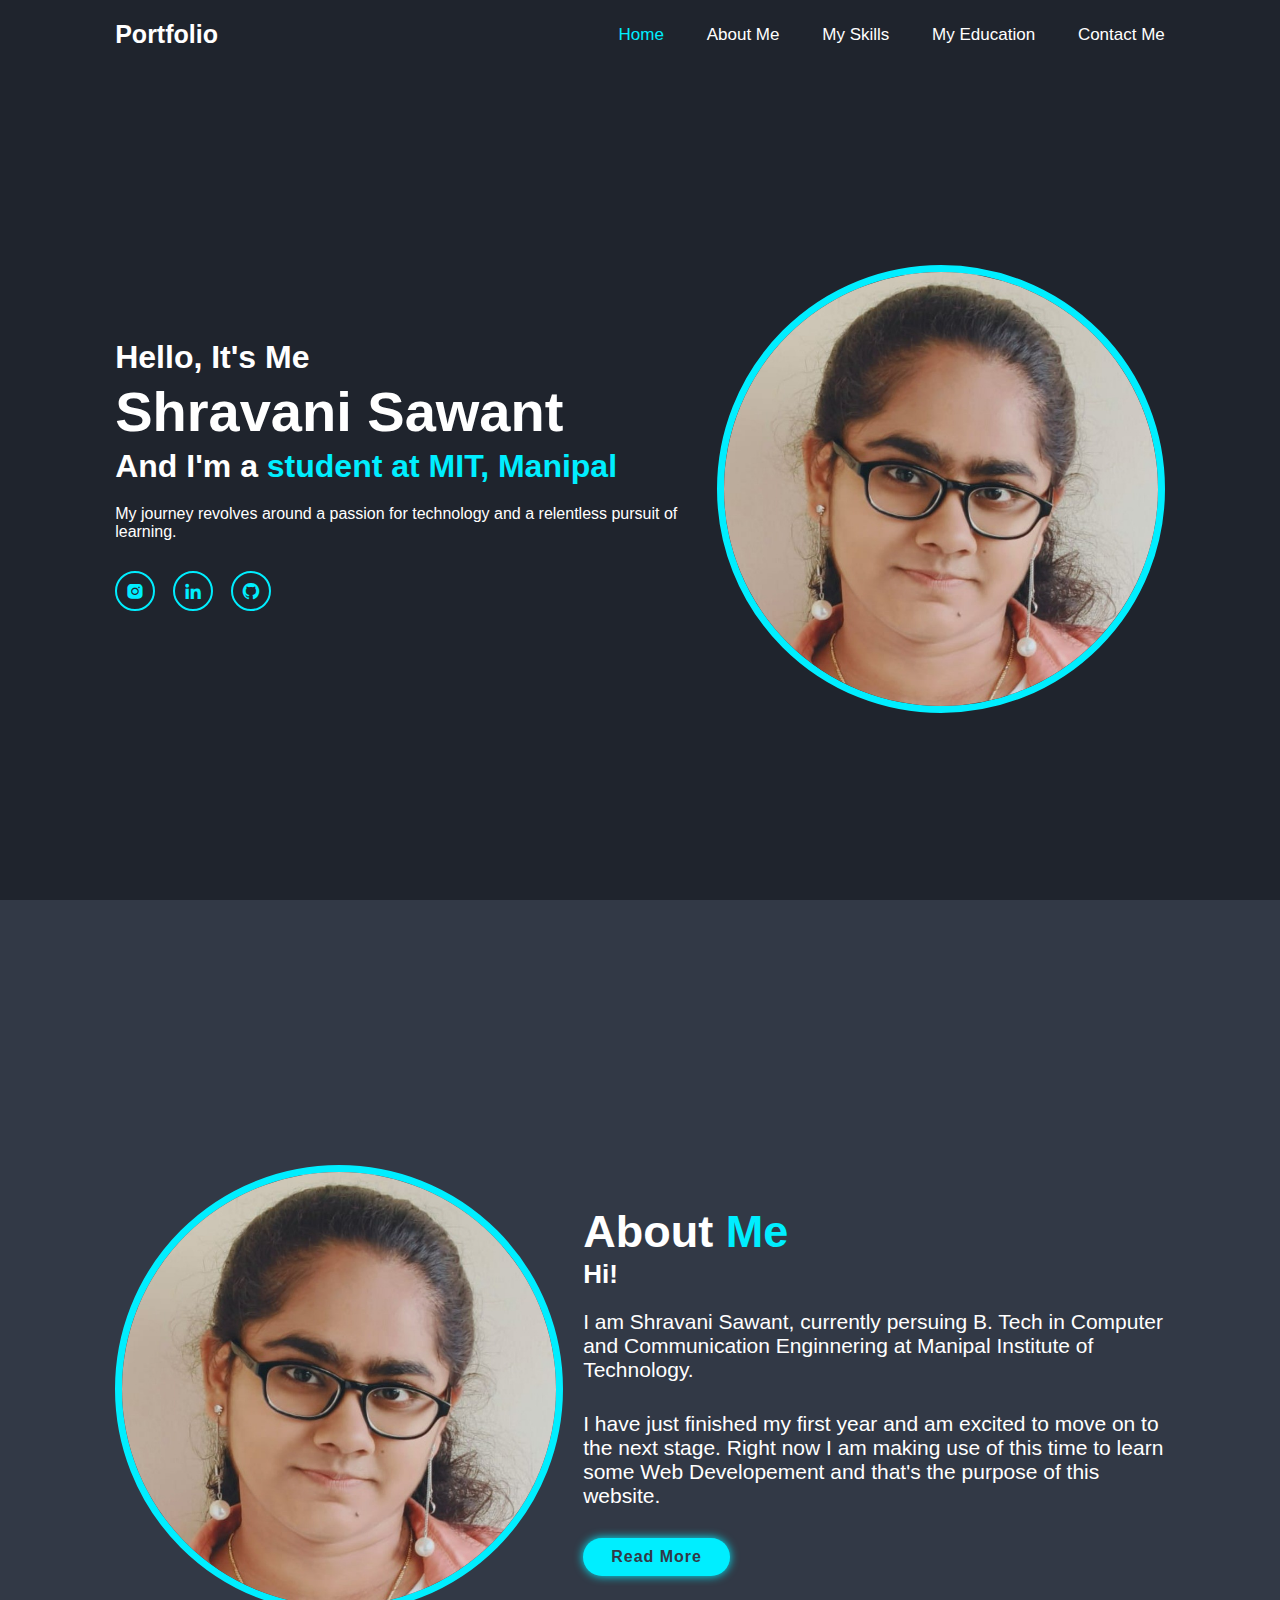
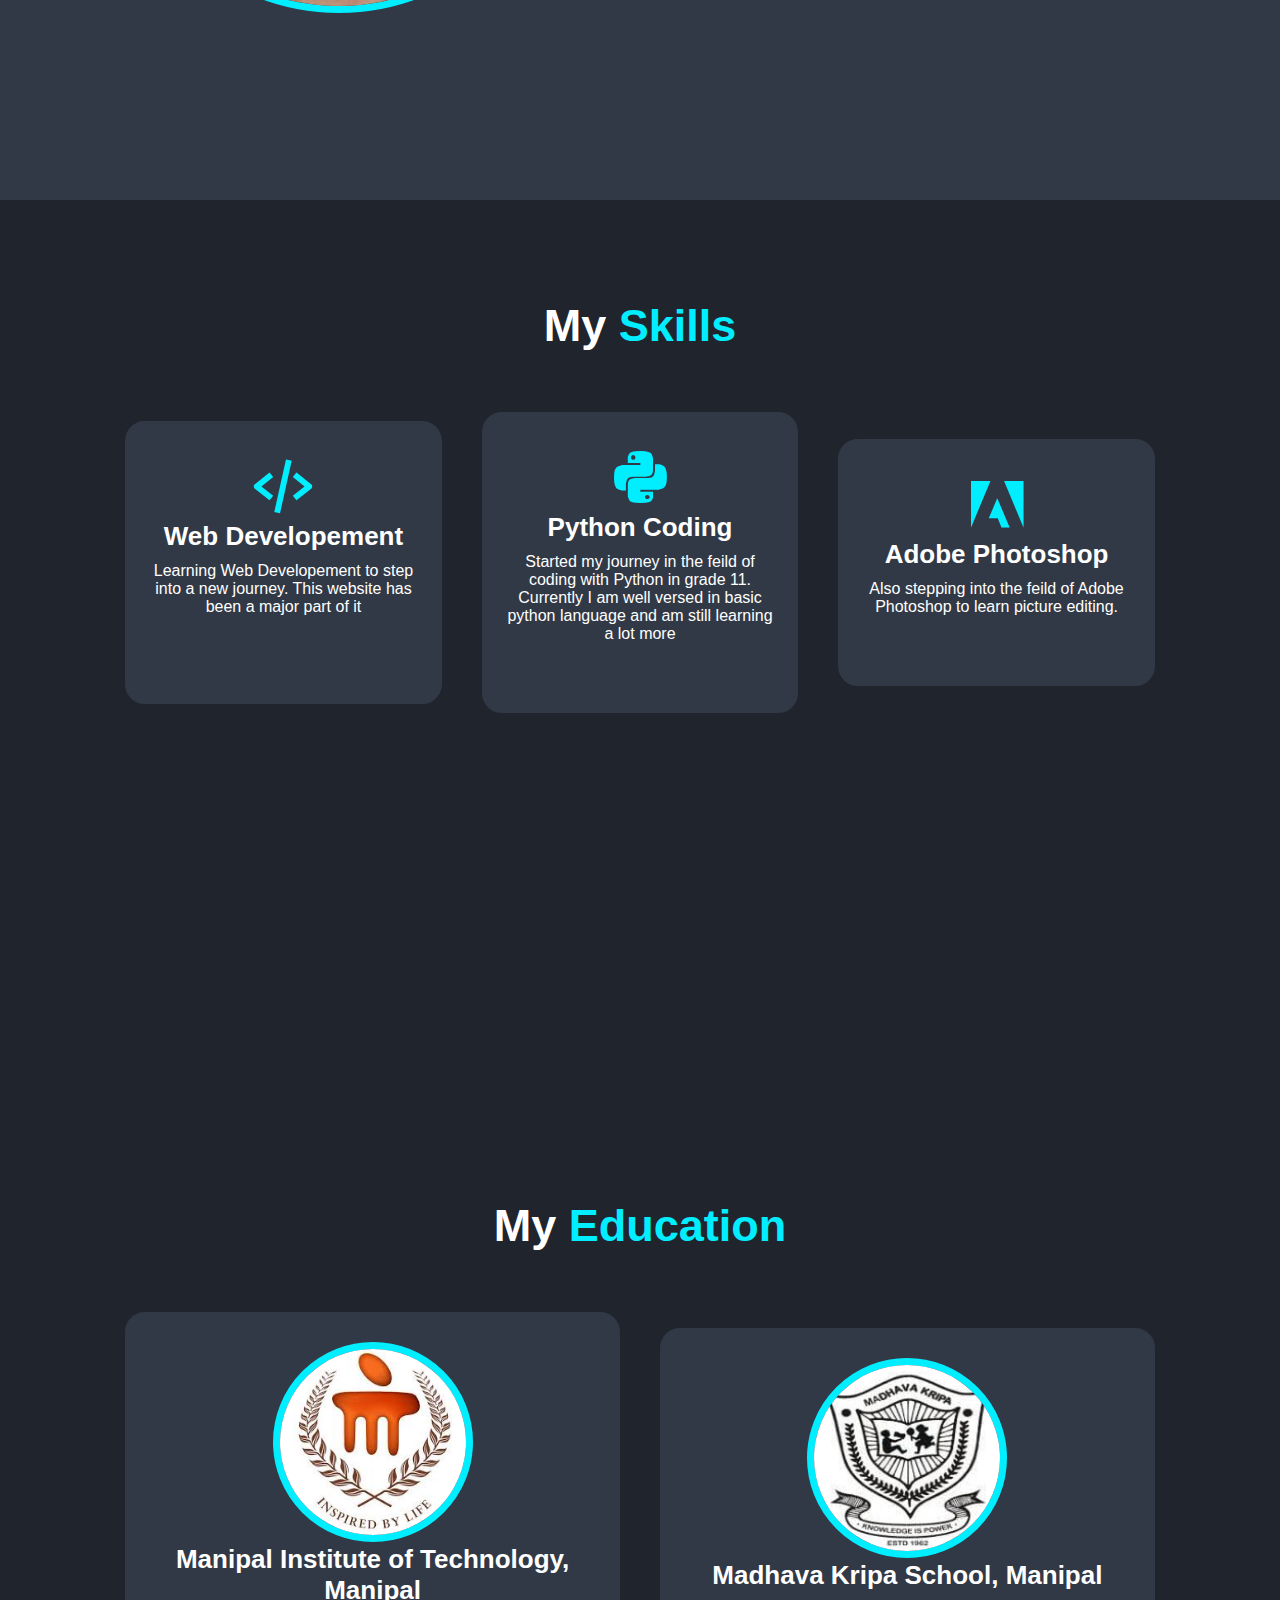
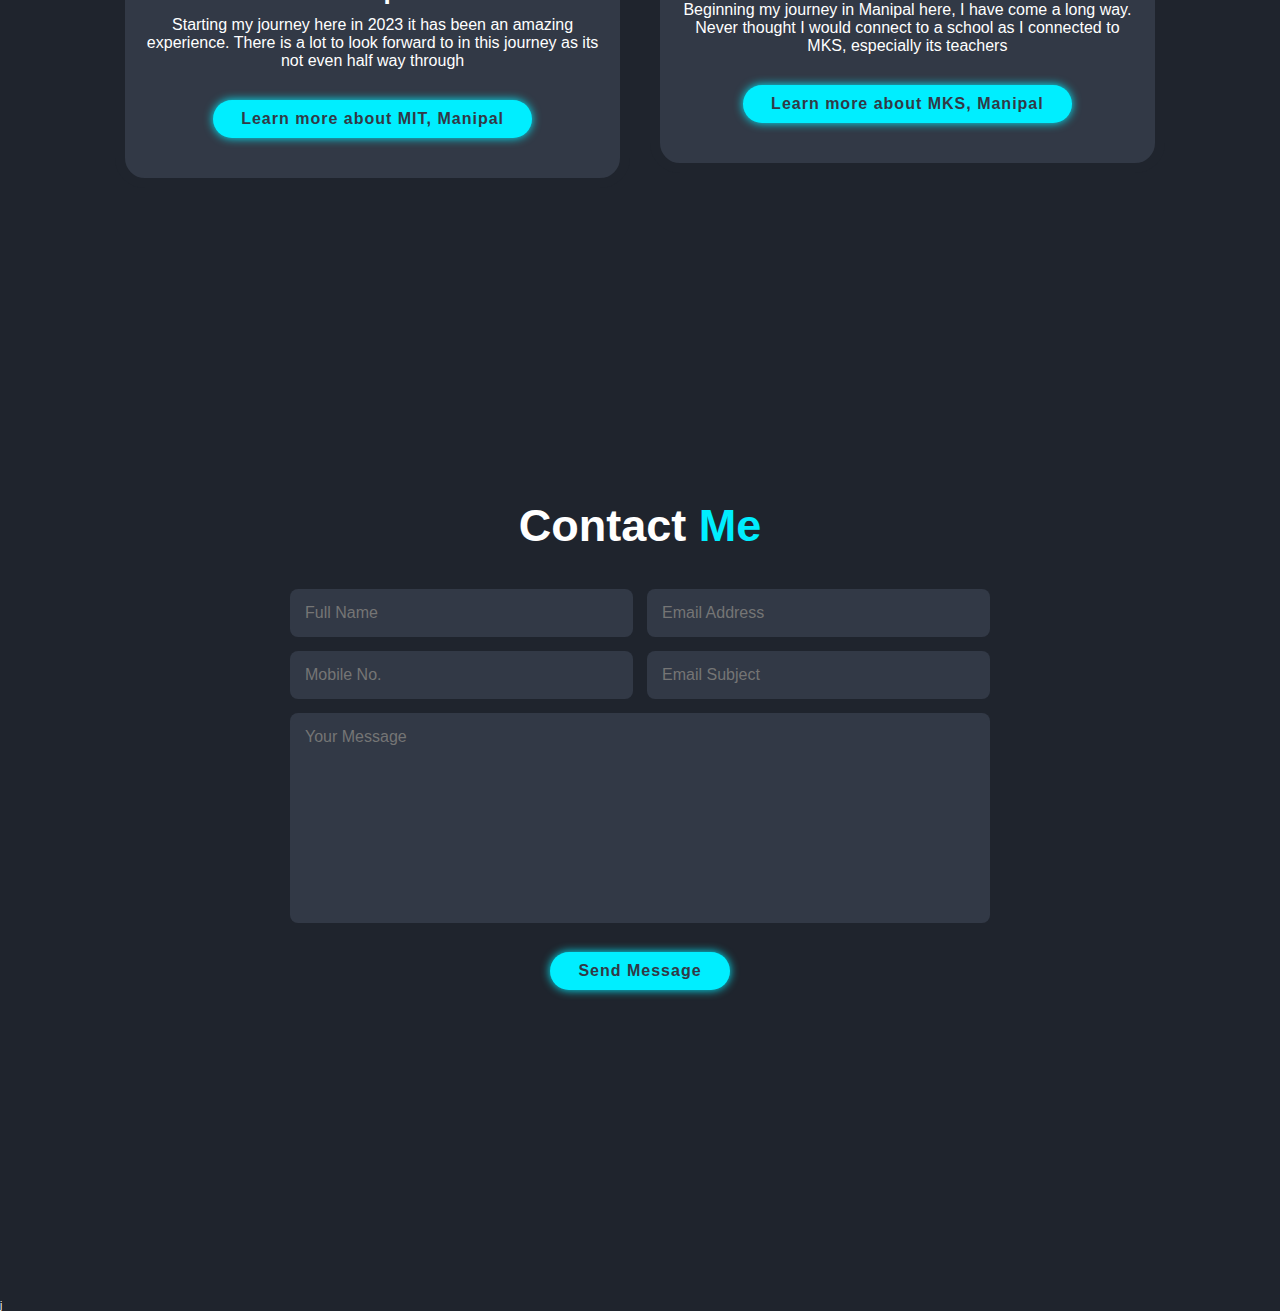
<file: index.html>
<!DOCTYPE html>
<html lang="en">
<head>
    <meta charset="UTF-8">
    <meta name="viewport" content="width=device-width, initial-scale=1.0">
    <title>Main Profile Page</title>
    <link href='https://unpkg.com/boxicons@2.1.4/css/boxicons.min.css' rel='stylesheet'>
    <link rel="stylesheet" href="styles.css">
</head>
<body>
    <header class="header">
        <a href="#" class="logo">Portfolio</a>

        <i class='bx bx-menu' id="menu-icon"></i>

        <nav class="navbar">
            <a href="#home" class="active">Home</a>
            <a href="#about">About Me</a>
            <a href="#skills">My Skills</a>
            <a href="#education">My Education</a>
            <a href="#contact">Contact Me</a>
        </nav>
    </header>

    <!--home section-->
    <section class="home" id="home">
        <div class="home-content">
            <h3>Hello, It's Me</h3>
            <h1>Shravani Sawant</h1>
            <h3>And I'm a <span>student at MIT, Manipal</span></h3>
            <p>My journey revolves around a passion for technology and a relentless pursuit of learning.</p>
            <div class="social-media">
                <a href="#"><i class='bx bxl-instagram-alt' ></i></a>
                <a href="https://www.linkedin.com/in/shravanissawant/"><i class='bx bxl-linkedin' ></i></a>
                <a href="https://github.com/Shanu48"><i class='bx bxl-github' ></i></a>
            </div>
            <!--<a href="#" class="btn">Download CV</a>-->
        </div>

        <div class="home-img">
            <img src="Shravani.jpeg" alt="Shravani">
        </div>
    </section>

    <!-- about section -->
    <section class="about" id="about">
        <div class="home-image">
            <img src="Shravani.jpeg" alt="">
        </div>
        <div class="about-content">
            <h2 class="heading">About <span>Me</span></h2>
            <h3>Hi!</h3>
            <p>I am Shravani Sawant, currently persuing B. Tech in Computer and Communication Enginnering at Manipal Institute of Technology.</p>
            <p>I have just finished my first year and am excited to move on to the next stage. Right now I am making use of this time to learn some Web Developement and that's the purpose of this website.</p>
            <a href="about.html" class="btn">Read More</a>
        </div>
    </section>

    <!-- skills section -->
    <section class="skills" id="skills">
        <h2 class="heading">My <span>Skills</span></h2>

        <div class="skill-container">
            <div class="skill-box">
                <i class='bx bx-code-alt' ></i>
                <h3>Web Developement</h3>
                <p>Learning Web Developement to step into a new journey. This website has been a major part of it<br><br></p>
                <!--<a href="#" class="btn">Read More</a>-->
            </div>

            <div class="skill-box">
                <i class='bx bxl-python' ></i>
                <h3>Python Coding</h3>
                <p>Started my journey in the feild of coding with Python in grade 11. Currently I am well versed in basic python language and am still learning a lot more</p>
                <!--<a href="#" class="btn">Read More</a>-->
            </div>

            <div class="skill-box">
                <i class='bx bxl-adobe' ></i>
                <h3>Adobe Photoshop</h3>
                <p>Also stepping into the feild of Adobe Photoshop to learn picture editing.</p>
                <!--<a href="#" class="btn">Read More</a>-->
            </div>
        </div>
    </section>

    <!-- Education Section -->
    <section class="education" id="education">
        <h2 class="heading">My <span>Education</span></h2>
        <div class="skill-container">
            <div class="skill-box">
                <centre><img src="manipal.jpg" alt=""></centre>
                <h3>Manipal Institute of Technology, Manipal</h3>
                <p>Starting my journey here in 2023 it has been an amazing experience. There is a lot to look forward to in this journey as its not even half way through</p>
                <a href="https://www.manipal.edu/mit.html" class="btn">Learn more about MIT, Manipal</a>
            </div>

            <div class="skill-box">
                <centre><img src="mks.jpeg" alt=""></centre>
                <h3>Madhava Kripa School, Manipal</h3>
                <p>Beginning my journey in Manipal here, I have come a long way. Never thought I would connect to a school as I connected to MKS, especially its teachers</p>
                <a href="https://madhavakripa.edu.in/" class="btn">Learn more about MKS, Manipal</a>
            </div>
        </div>
    </section>

    <!-- contact section -->
    <section class="contact" id="contact">
        <h2 class="heading">Contact <span>Me</span></h2>

        <form action="#">
            <div class="input-box">
                <input type="text" placeholder="Full Name">
                <input type="email" placeholder="Email Address">
            </div>

            <div class="input-box">
                <input type="number" placeholder="Mobile No.">
                <input type="text" placeholder="Email Subject">
            </div>

            <textarea name="" id="" cols="30" rows="10" placeholder="Your Message"></textarea>
            <input type="submit" value="Send Message" class="btn">
        </form>
    </section>

    j<!--Java script input-->
    <script src="script.js"></script>

</body>
</file>
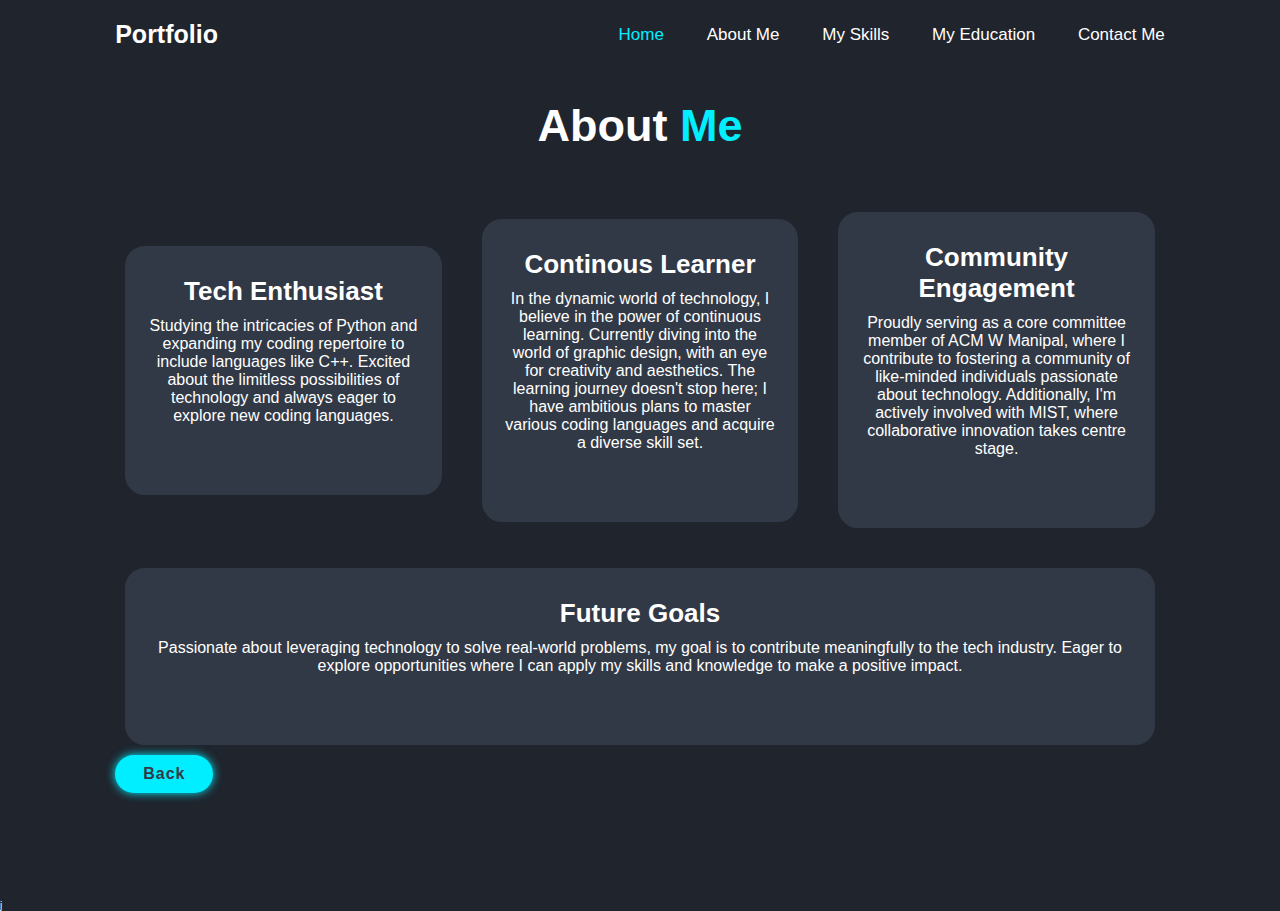
<file: about.html>
<!DOCTYPE html>
<html lang="en">
<head>
    <meta charset="UTF-8">
    <meta name="viewport" content="width=device-width, initial-scale=1.0">
    <title>Main Profile Page</title>
    <link href='https://unpkg.com/boxicons@2.1.4/css/boxicons.min.css' rel='stylesheet'>
    <link rel="stylesheet" href="styles.css">
</head>
<body>
    <header class="header">
        <a href="#" class="logo">Portfolio</a>

        <i class='bx bx-menu' id="menu-icon"></i>

        <nav class="navbar">
            <a href="#home" class="active">Home</a>
            <a href="#about">About Me</a>
            <a href="#skills">My Skills</a>
            <a href="#education">My Education</a>
            <a href="#contact">Contact Me</a>
        </nav>
    </header>

    <!-- skills section -->
    <section class="skills" id="skills">
        <h2 class="heading">About <span>Me</span></h2>

        <div class="skill-container">
            <div class="skill-box">
                <box-icon name='laptop'></box-icon>
                <h3>Tech Enthusiast</h3>
                <p>Studying the intricacies of Python and expanding my coding repertoire to include languages like C++. Excited about the limitless possibilities of technology and always eager to explore new coding languages.</p>
            </div>

            <div class="skill-box">
                <box-icon name='book-open'></box-icon>
                <h3>Continous Learner</h3>
                <p>In the dynamic world of technology, I believe in the power of continuous learning. Currently diving into the world of graphic design, with an eye for creativity and aesthetics. The learning journey doesn't stop here; I have ambitious plans to master various coding languages and acquire a diverse skill set.</p>
            </div>

            <div class="skill-box">
                <box-icon type='solid' name='chat'></box-icon>
                <h3>Community Engagement</h3>
                <p>Proudly serving as a core committee member of ACM W Manipal, where I contribute to fostering a community of like-minded individuals passionate about technology. Additionally, I'm actively involved with MIST, where collaborative innovation takes centre stage.</p>
            </div>

            <div class="skill-box">
                <box-icon type='solid' name='check-square'></box-icon>
                <h3>Future Goals</h3>
                <p>Passionate about leveraging technology to solve real-world problems, my goal is to contribute meaningfully to the tech industry. Eager to explore opportunities where I can apply my skills and knowledge to make a positive impact.</p>
            </div>
        </div>
        <a href="main.html" class="btn">Back</a>
    </section>

    j<!--Java script input-->
    <script src="script.js"></script>

</body>
</file>
<file: styles.css>
*{
    margin: 0;
    padding: 0;
    box-sizing: border-box;
    text-decoration: none;
    border: none;
    outline: none;
    scroll-behavior: smooth;
    font-family: 'Poppins', sans-serif;
}

:root {
    --bg-color: #1f242d;
    --second-bg-color: #323946;
    --text-color: #fff;
    --main-color: #0ef;
}

html {
    font-size: 62.5%;
    overflow-x: hidden;
}

body {
    background: var(--bg-color);
    color: var(--text-color);
}

section{
    min-height: 100vh;
    padding: 10rem 9% 2rem;

}
.header{
    position: fixed;
    top: 0;
    left: 0;
    width: 100%;
    padding: 2rem 9%;
    background: var(--bg-color);
    display: flex;
    justify-content: space-between;
    align-items: center;
    z-index: 100;
}

.header.sticky {
    border-bottom: .1rem solid rgba(0, 0, 0, .2);
}

.logo {
    font-size: 2.5rem;
    color: var(--text-color);
    font-weight: 600;
    cursor: default;
}

.navbar a{
    font-size: 1.7rem;
    color: white;
    margin-left: 4rem;
    transition: .3s;
}

.navbar a:hover ,
.navbar a.active{
    color: var(--main-color);
}

#menu-icon {
    font-size: 3.6rem;
    color: var(--text-color);
    display: none;
}

.home{
    display: flex;
    justify-content: center;
    align-items: center;
}

img{
    width: 35vw;
    border-radius: 50%;
    border: var(--main-color);
    border: 7px solid var(--main-color);
}
.home-content h3{
    font-size: 3.2rem;
    font-weight: 700;
}

span{
    color: var(--main-color);
}

.home-content h3:nth-of-type(2){
    margin-bottom: 2rem;
}

.home-content h1{
    font-size: 5.6rem;
    font-weight: 700;
    line-height: 1.3;
}

.home-content p{
    font-size: 1.6rem;
}

.social-media a{
    display: inline-flex;
    justify-content: center;
    align-items: center;
    width: 4rem;
    height: 4rem;
    background: transparent;
    border: .2rem solid var(--main-color);
    border-radius: 50%;
    font-size: 2rem;
    color: var(--main-color);
    margin: 3rem 1.5rem 3rem 0;
    transition: .5s ease;
}

.social-media a:hover {
    background: var(--main-color);
    color: var(--second-bg-color);
    box-shadow: 0 0 1rem var(--main-color);
}

.btn{
    display: inline-block;
    padding: 1rem 2.8rem;
    background: var(--main-color);
    border-radius: 4rem;
    box-shadow: 0 0 1rem var(--main-color);
    font-size: 1.6rem;
    color: var(--second-bg-color);
    letter-spacing: .1rem;
    font-weight: 600;
    transition: .5s ease;
}

.btn:hover{
    box-shadow: none;
}

.about {
    display: flex;
    justify-content: center;
    align-items: center;
    gap: 2rem;
    background: var(--second-bg-color);
}

.about-img img{
    width: 35vw;
}

.heading{
    text-align: center;
    font-size: 4.5rem;
}

.about-content h2{
    text-align: left;
    line-height: 1.2;
}

.about-content h3{
    font-size: 2.6rem;
}

.about-content p{
    font-size: 2.1rem;
    margin: 2rem 0 3rem;
}

.skills h2{
    margin-bottom: 5rem;
}

.skill-container{
    display: flex;
    justify-content: center;
    align-items: center;
    flex-wrap: wrap;
    gap: 2rem;
}

.skill-container .skill-box{
    flex: 1 1 30rem;
    background: var(--second-bg-color);
    padding: 3rem 2rem 4rem;
    border-radius: 3rem;
    text-align: center;
    border: 1rem solid var(--bg-color);
    transition: .5s ease;
}

.skill-container .skill-box:hover{
    border-color: var(--main-color);
    transform: scale(1.02);
}

.skill-box i{
    font-size: 7rem;
    color: var(--main-color);
}

.skill-box h3{
    font-size: 2.6rem;
} 

.skill-box p{
    font-size: 1.6rem;
    margin: 1rem 0 3rem;
}

.education h2{
    margin-bottom: 5rem;
}

.skill-container img{
    justify-items: center;
    align-items: center;
    width: 200px;
    height: 200px;
}

.contact h2{
    margin-bottom: 3rem;
}

.contact form{
    max-width: 70rem;
    margin: 1rem auto;
    text-align: center;
    margin-bottom: 3rem;
}

.contact form .input-box{
    display: flex;
    justify-content: space-between;
    flex-wrap: wrap;
}

.contact form .input-box input,
.contact form textarea{
    width: 100%;
    padding: 1.5rem;
    font-size: 1.6rem;
    color: var(--text-color);
    background: var(--second-bg-color);
    border-radius: .8rem;
    margin: .7rem 0;
}

.contact form .input-box input{
    width: 49%;
}

.contact form textarea{
    resize: none;
}

.contact form .btn{
    margin-top: 2rem;
    cursor: pointer;
}

/* Breakpoints */
@media (max-width: 1200px) {
    html {
        font-size: 55%;
    }
}

@media (max-width: 991px) {
    .header {
        padding: 2rem 3%;
    }

    section {
        padding: 10rem 3% 2rem;
    }

    .skills{
        padding-bottom: 7rem;
    }

    .education{
        padding-bottom: 7rem;
    }

}

@media (max-width: 768px) {
    #menu-icon {
        display: block;
    }

    .navbar {
        position: absolute;
        top: 100%;
        left: 0;
        width: 100%;
        padding: 1rem 3%;
        background: var(--bg-color);
        border-top: .1rem solid rgba(0, 0, 0, .2);
        box-shadow: 0 .5rem 1rem rgba(0, 0, 0, .2);
        display: none;
    }

    .navbar.active {
        display: block;
    }

    .navbar a{
        display: block;
        font-size: 2rem;
        margin: 3rem 0;
    }

    .home {
        flex-direction: column;
    }

    .home-content h1{
        font-size: 5rem;
    }

    .home-content h3{
        font-size: 2.6rem;
    }

    .home-img img{
        width: 50vw;
        margin-top: 4rem;
    }

    .about{
        flex-direction: column-reverse;
    }

    .about-img{
        width: 70vw;
        margin-top: 4rem;
    }

    .skills h2{
        margin-bottom: 3rem;
    }

    .education h2{
        margin-bottom: 3rem;
    }

    .skill-container img{
        width: 150px;
        height: 150px
    }
}

@media (max-width: 450px) {
    html {
        font-size: 50%;
    }

    .contact form .input-box input{
        width: 100%;
    }

    .skill-container img{
        width: 100px;
        height: 100px
    }
}
</file>
